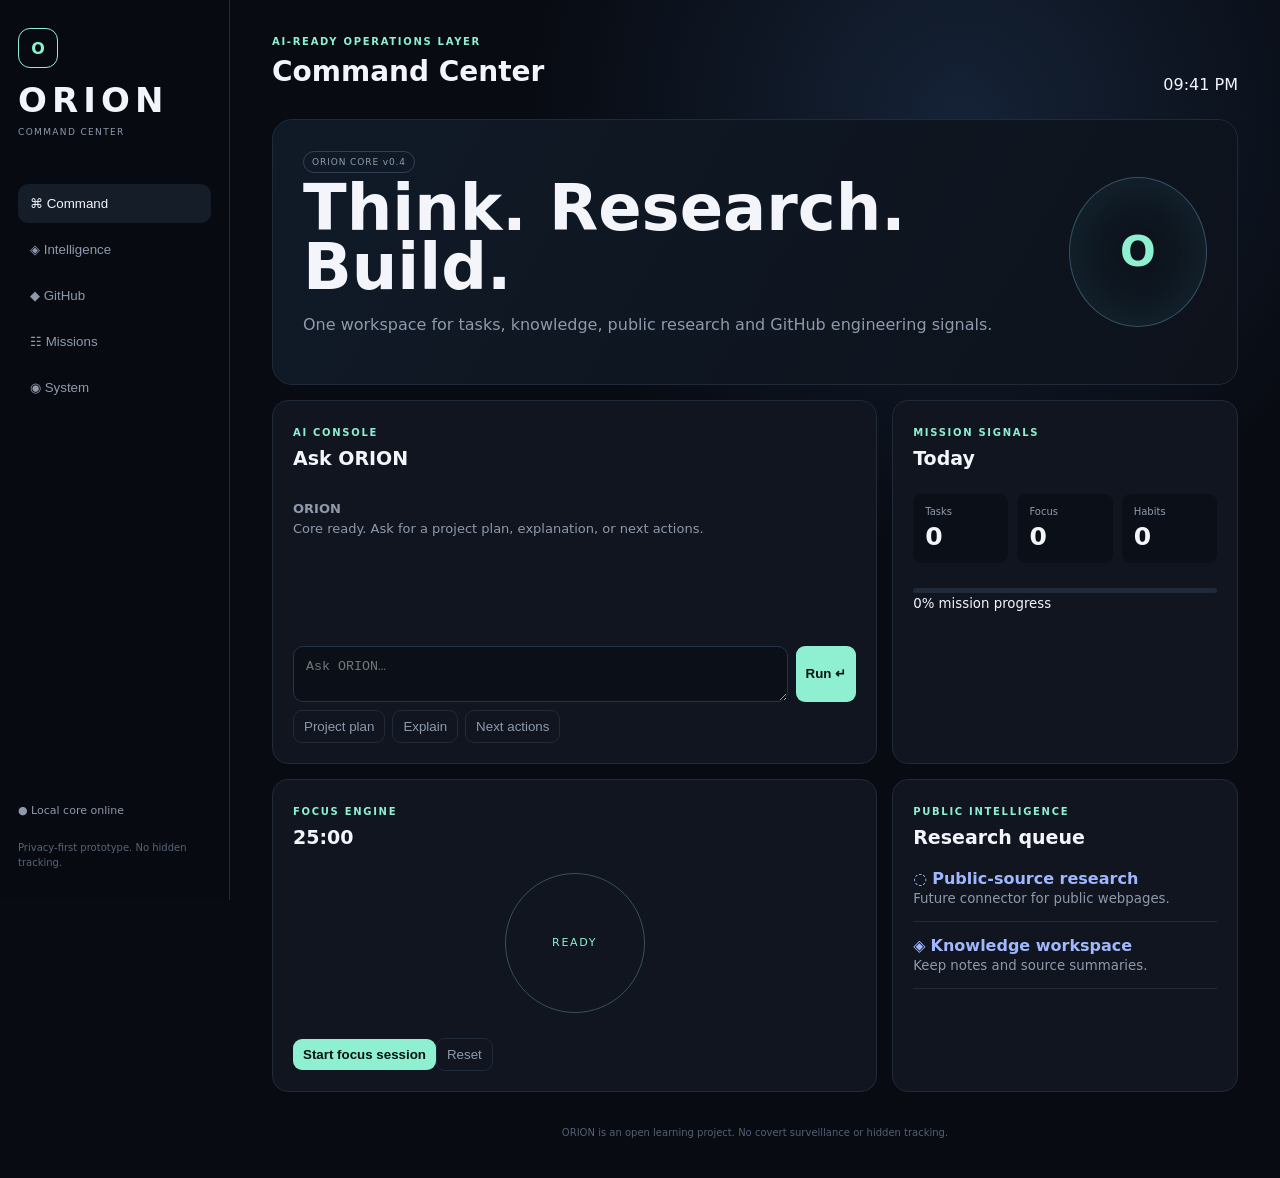
<file: index.html>
<!doctype html><html lang="en"><head><meta charset="utf-8"><meta name="viewport" content="width=device-width,initial-scale=1"><title>ORION | AI Command Center</title><link rel="stylesheet" href="styles.css"></head><body><div class="shell"><aside><div class="logo">O</div><h2>ORION</h2><small>COMMAND CENTER</small><nav><button data-view="command" class="active">⌘ Command</button><button data-view="intel">◈ Intelligence</button><button data-view="github">◆ GitHub</button><button data-view="tasks">☷ Missions</button><button data-view="system">◉ System</button></nav><p class="online">● Local core online</p><p class="note">Privacy-first prototype. No hidden tracking.</p></aside><main><header><div><label>AI-READY OPERATIONS LAYER</label><h1 id="title">Command Center</h1></div><span id="clock">--:--</span></header><section id="command" class="view show"><div class="hero"><div><span class="chip">ORION CORE v0.4</span><h2>Think. Research. Build.</h2><p>One workspace for tasks, knowledge, public research and GitHub engineering signals.</p></div><div class="orb">O</div></div><div class="grid two"><section class="panel"><label>AI CONSOLE</label><h3>Ask ORION</h3><div id="chat" class="chat"><p><b>ORION</b><br>Core ready. Ask for a project plan, explanation, or next actions.</p></div><form id="promptForm"><textarea id="prompt" rows="2" placeholder="Ask ORION…"></textarea><button>Run ↵</button></form><div class="quick"><button type="button" data-prompt="Make a practical project plan.">Project plan</button><button type="button" data-prompt="Explain this for a beginner.">Explain</button><button type="button" data-prompt="Give me three next actions.">Next actions</button></div></section><section class="panel"><label>MISSION SIGNALS</label><h3>Today</h3><div class="stats"><div>Tasks<strong id="done">0</strong></div><div>Focus<strong id="mins">0</strong></div><div>Habits<strong id="habits">0</strong></div></div><div class="bar"><span id="progress"></span></div><small id="progressText">0% mission progress</small></section></div><div class="grid two"><section class="panel"><label>FOCUS ENGINE</label><h3 id="timer">25:00</h3><div class="ring" id="timerLabel">READY</div><button id="start" class="primary">Start focus session</button><button id="reset">Reset</button></section><section class="panel"><label>PUBLIC INTELLIGENCE</label><h3>Research queue</h3><article>◌ <b>Public-source research</b><br><small>Future connector for public webpages.</small></article><article>◈ <b>Knowledge workspace</b><br><small>Keep notes and source summaries.</small></article></section></div></section><section id="intel" class="view"><label>INTELLIGENCE</label><h2>Research without the mystery.</h2><p>ORION separates public information from private data and keeps the source trail visible.</p><div class="grid cards"><div class="panel"><small>01</small><h3>Public research</h3><p>Search public sources through a connector.</p><em>PLANNED</em></div><div class="panel"><small>02</small><h3>Source timeline</h3><p>Record questions, sources and summaries.</p><em>PLANNED</em></div><div class="panel"><small>03</small><h3>Knowledge graph</h3><p>Connect topics and verified public facts.</p><em>PLANNED</em></div><div class="panel"><small>04</small><h3>AI provider adapter</h3><p>Provider-neutral model interface.</p><em>READY</em></div></div></section><section id="github" class="view"><label>GITHUB INTELLIGENCE</label><div class="hero compact"><div><span class="chip">LIVE REPOSITORY SNAPSHOT</span><h2>GitHub Intelligence</h2><p>Turn repository activity into useful engineering signals: health, momentum, commits, issues, releases and next actions.</p><button id="refreshGithub" class="primary">Refresh snapshot</button></div><div class="orb">G</div></div><div class="stats github-stats"><div>Repository<strong id="ghRepo">—</strong></div><div>Stars<strong id="ghStars">—</strong></div><div>Forks<strong id="ghForks">—</strong></div><div>Open issues<strong id="ghIssues">—</strong></div><div>Recent commits<strong id="ghCommits">—</strong></div><div>Health<strong id="ghHealth">—</strong></div></div><div class="grid two"><section class="panel"><label>DEVELOPMENT SIGNALS</label><h3>Recent activity</h3><ul id="ghActivity" class="intel-list"></ul></section><section class="panel"><label>AI REVIEW</label><h3>Repository assessment</h3><p id="ghMomentum">Loading…</p><p><b>Next move:</b> <span id="ghNext">Loading…</span></p><p><b>Release:</b> <span id="ghRelease">Loading…</span></p></section></div><p class="source-note">Snapshot uses data available to the connected GitHub account. No private tracking is performed.</p></section><section id="tasks" class="view"><label>MISSION BOARD</label><h2>Small actions. Real progress.</h2><section class="panel"><form id="taskForm"><input id="taskInput" maxlength="100" placeholder="Add a mission…"><button class="primary">Add mission</button></form><ul id="taskList"></ul><button id="clear">Clear completed</button></section></section><section id="system" class="view"><label>SYSTEM</label><h2>ORION architecture</h2><div class="grid two"><section class="panel"><h3>Core status</h3><p>UI shell — <b>ONLINE</b></p><p>Local storage — <b>ONLINE</b></p><p>AI provider — <em>NOT CONNECTED</em></p><p>GitHub intelligence — <b>SNAPSHOT READY</b></p></section><section class="panel"><h3>Integration slots</h3><p>AI API — adapter-ready</p><p>Web research — adapter-ready</p><p>GitHub — intelligence dashboard</p><p>Notes/files — local-first</p></section></div></section><footer>ORION is an open learning project. No covert surveillance or hidden tracking.</footer></main></div><script src="app.js"></script></body></html>
</file>
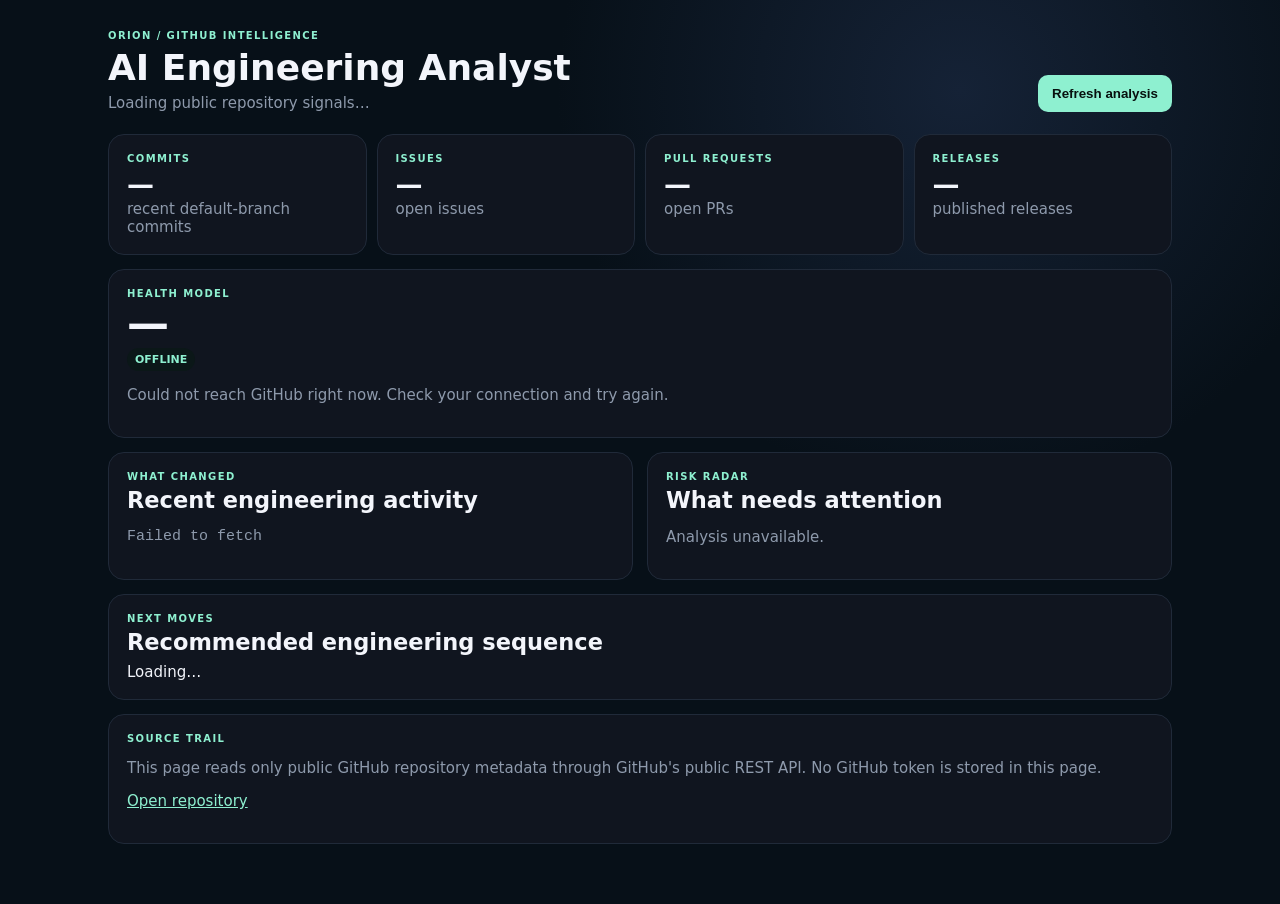
<file: github-analyst.html>
<!doctype html>
<html lang="en">
<head>
<meta charset="utf-8">
<meta name="viewport" content="width=device-width,initial-scale=1">
<title>ORION GitHub AI Analyst</title>
<style>
:root{--bg:#071018;--panel:#10151f;--text:#f3f5fb;--muted:#8e9aac;--line:#202a39;--accent:#8ef0d0;--warn:#ffd166;--danger:#ff7b8a}
*{box-sizing:border-box}body{margin:0;background:radial-gradient(circle at 75% 10%,#152236 0,transparent 32%),var(--bg);color:var(--text);font:15px Inter,system-ui,sans-serif}
main{max-width:1100px;margin:auto;padding:30px 18px 60px}.top{display:flex;justify-content:space-between;gap:20px;align-items:end;margin-bottom:22px}
h1{font-size:36px;margin:6px 0}.muted{color:var(--muted)}button{border:0;border-radius:10px;padding:11px 14px;background:var(--accent);color:#07100e;font-weight:800;cursor:pointer}
.grid{display:grid;grid-template-columns:repeat(4,1fr);gap:10px}.card,.report{background:var(--panel);border:1px solid var(--line);border-radius:16px;padding:18px}.card strong{display:block;font-size:27px;margin-top:5px}.label{font-size:10px;letter-spacing:.14em;color:var(--accent);font-weight:800}
.report{margin-top:14px}.report h2{margin:5px 0 8px}.score{font-size:42px;font-weight:900}.cols{display:grid;grid-template-columns:1fr 1fr;gap:14px}.item{padding:12px 0;border-bottom:1px solid var(--line)}.item:last-child{border-bottom:0}
a{color:var(--accent)}ul{margin:8px 0 0;padding-left:20px}li{margin:7px 0}.status{display:inline-block;padding:5px 8px;border-radius:999px;background:#0b1718;color:var(--accent);font-size:11px;font-weight:800}
pre{white-space:pre-wrap;word-break:break-word;color:var(--muted)}@media(max-width:760px){.grid{grid-template-columns:repeat(2,1fr)}.cols{grid-template-columns:1fr}.top{align-items:start;flex-direction:column}}
</style>
</head>
<body>
<main>
<div class="top"><div><div class="label">ORION / GITHUB INTELLIGENCE</div><h1>AI Engineering Analyst</h1><div id="repoLine" class="muted">Loading public repository signals…</div></div><button id="refresh">Refresh analysis</button></div>
<div class="grid">
<div class="card"><div class="label">COMMITS</div><strong id="commits">—</strong><span class="muted">recent default-branch commits</span></div>
<div class="card"><div class="label">ISSUES</div><strong id="issues">—</strong><span class="muted">open issues</span></div>
<div class="card"><div class="label">PULL REQUESTS</div><strong id="prs">—</strong><span class="muted">open PRs</span></div>
<div class="card"><div class="label">RELEASES</div><strong id="releases">—</strong><span class="muted">published releases</span></div>
</div>
<section class="report"><div class="label">HEALTH MODEL</div><div id="score" class="score">—</div><div id="health" class="status">Analyzing</div><p id="summary" class="muted">ORION is comparing repository activity, delivery signals and maintenance risk.</p></section>
<div class="cols">
<section class="report"><div class="label">WHAT CHANGED</div><h2>Recent engineering activity</h2><div id="changes">Loading…</div></section>
<section class="report"><div class="label">RISK RADAR</div><h2>What needs attention</h2><div id="risks">Loading…</div></section>
</div>
<section class="report"><div class="label">NEXT MOVES</div><h2>Recommended engineering sequence</h2><div id="next">Loading…</div></section>
<section class="report"><div class="label">SOURCE TRAIL</div><p class="muted">This page reads only public GitHub repository metadata through GitHub's public REST API. No GitHub token is stored in this page.</p><p><a id="repoLink" href="#" target="_blank" rel="noreferrer">Open repository</a></p></section>
</main>
<script>
const OWNER="Satyajit-432", REPO="life-os-student-dashboard";
const API=`https://api.github.com/repos/${OWNER}/${REPO}`;
const $=id=>document.getElementById(id);
async function get(path){const r=await fetch(API+path,{headers:{"Accept":"application/vnd.github+json"}});if(!r.ok)throw new Error(`GitHub API ${r.status}`);return r.json();}
function esc(s){return String(s??"").replace(/[&<>"]/g,c=>({"&":"&amp;","<":"&lt;",">":"&gt;",'"':"&quot;"}[c]));}
function scoreRepo(repo,commits,issues,prs,releases){let score=55;if(commits>=10)score+=20;else if(commits>=5)score+=12;else if(commits>=2)score+=5;if(issues===0)score+=5;else score-=Math.min(15,issues*3);if(prs>0)score+=8;if(releases>0)score+=7;if(repo.archived)score=10;return Math.max(0,Math.min(100,score));}
function render(d){const{repo,commits,issues,prs,releases}=d;$('repoLine').innerHTML=`${esc(repo.full_name)} · default branch <b>${esc(repo.default_branch)}</b> · <a href="${esc(repo.html_url)}" target="_blank" rel="noreferrer">GitHub</a>`;$('repoLink').href=repo.html_url;$('commits').textContent=commits.length;$('issues').textContent=issues.length;$('prs').textContent=prs.length;$('releases').textContent=releases.length;const score=scoreRepo(repo,commits.length,issues.length,prs.length,releases.length);$('score').textContent=score+"/100";$('health').textContent=score>=80?"HEALTHY":score>=60?"BUILDING":"NEEDS ATTENTION";$('summary').textContent=commits.length>=5?"The repository has clear recent build momentum. The next value is reliability: tests, CI, issue tracking and a release path.":"The repository needs more engineering evidence before it can be called production-ready.";$('changes').innerHTML=commits.slice(0,6).map((c,i)=>`<div class="item"><b>${i+1}. ${esc(c.commit.message.split("\n")[0])}</b><br><span class="muted">${new Date(c.commit.author.date).toLocaleString()}</span></div>`).join("")||"<p class='muted'>No recent commits returned.</p>";const risk=[];if(!releases.length)risk.push("No published release yet. Create a first tagged release after the core flow is tested.");if(!prs.length)risk.push("No pull requests yet. Use a feature branch + PR for the next meaningful change to demonstrate review workflow.");if(!issues.length)risk.push("No tracked issues. Add a few real roadmap/bug issues instead of keeping all planning in code.");if(commits.length<5)risk.push("Recent activity is light; keep shipping small, meaningful improvements.");$('risks').innerHTML=(risk.length?risk:["No major signals detected in the current public snapshot."]).map(x=>`<div class="item">${esc(x)}</div>`).join("");const next=["Add automated tests and a GitHub Actions check so every change gets a repeatable verification step.","Create a feature branch for the next upgrade and open a pull request with a clear engineering summary.","Ship v0.1.0 when the dashboard flow is stable, then use release notes to document what changed.","Connect an AI provider server-side later if you want natural-language code/repository reviews; never place a private API key in browser JavaScript."];$('next').innerHTML=next.map((x,i)=>`<div class="item"><b>${i+1}.</b> ${esc(x)}</div>`).join("");}
async function load(){$('refresh').disabled=true;$('refresh').textContent="Analyzing…";try{const[repo,commits,issues,prs,releases]=await Promise.all([get(""),get("/commits?per_page=10"),get("/issues?state=open&per_page=30"),get("/pulls?state=open&per_page=30"),get("/releases?per_page=30")]);render({repo,commits,issues:issues.filter(x=>!x.pull_request),prs,releases});}catch(e){$('summary').textContent="Could not reach GitHub right now. Check your connection and try again.";$('health').textContent="OFFLINE";$('changes').innerHTML=`<pre>${esc(e.message)}</pre>`;$('risks').innerHTML="<p class='muted'>Analysis unavailable.</p>";}finally{$('refresh').disabled=false;$('refresh').textContent="Refresh analysis";}}
$('refresh').onclick=load;load();
</script>
</body>
</html>
</file>
<file: styles.css>
*{box-sizing:border-box}:root{--bg:#080b12;--panel:#10151f;--text:#f3f5fb;--muted:#8e9aac;--line:#202a39;--accent:#8ef0d0;--accent2:#9eb7ff}body{margin:0;background:radial-gradient(circle at 75% 10%,#152236,transparent 30%),var(--bg);color:var(--text);font-family:Inter,system-ui,sans-serif;min-height:100vh}.shell{min-height:100vh}aside{position:fixed;left:0;top:0;bottom:0;width:230px;padding:28px 18px;border-right:1px solid var(--line);background:#070a10}.logo{width:40px;height:40px;border:1px solid var(--accent);border-radius:12px;display:grid;place-items:center;color:var(--accent);font-weight:900}aside h2{margin:12px 0 0;letter-spacing:.15em}aside small{color:var(--muted);font-size:9px;letter-spacing:.15em}nav{display:grid;gap:7px;margin-top:45px}nav button{border:0;background:transparent;color:var(--muted);text-align:left;padding:12px;border-radius:10px;cursor:pointer}nav button:hover,nav button.active{background:#151d29;color:var(--text)}.online{position:absolute;bottom:70px;color:var(--muted);font-size:11px}.note{position:absolute;bottom:20px;color:#586477;font-size:10px;line-height:1.5}main{max-width:1250px;margin-left:230px;padding:30px 42px}header{display:flex;justify-content:space-between;align-items:end;margin-bottom:25px}label{font-size:10px;letter-spacing:.17em;color:var(--accent);font-weight:800}h1{font-size:28px;margin:6px 0}h2{font-size:34px;margin:10px 0}h3{font-size:19px;margin:7px 0}p{color:var(--muted);line-height:1.55}.view{display:none}.view.show{display:block}.hero{min-height:230px;padding:30px;border:1px solid var(--line);border-radius:20px;background:linear-gradient(120deg,#101a27,#0d121b);display:flex;align-items:center;justify-content:space-between}.hero.compact{min-height:200px}.hero h2{font-size:clamp(38px,5vw,64px);line-height:.92}.chip,.panel em{border:1px solid #314054;border-radius:999px;padding:5px 8px;color:var(--muted);font-size:9px;letter-spacing:.1em}.orb{width:150px;height:150px;border:1px solid #365064;border-radius:50%;display:grid;place-items:center;color:var(--accent);font-size:42px;font-weight:900;box-shadow:0 0 55px #152a35 inset}.grid{display:grid;gap:15px;margin-top:15px}.two{grid-template-columns:1.4fr .8fr}.cards{grid-template-columns:repeat(4,1fr)}.panel{border:1px solid var(--line);border-radius:16px;background:#10151f;padding:20px}.stats{display:grid;grid-template-columns:repeat(3,1fr);gap:9px;margin:25px 0}.stats div{background:#0b1018;padding:12px;border-radius:9px;color:var(--muted);font-size:10px}.stats strong{display:block;color:var(--text);font-size:25px;margin-top:5px}.bar{height:5px;background:#202a39;border-radius:9px;overflow:hidden}.bar span{display:block;height:100%;width:0;background:var(--accent)}textarea,input{width:100%;background:#0b1018;color:var(--text);border:1px solid #273346;border-radius:10px;padding:12px;outline:0}form{display:flex;gap:8px}form textarea{flex:1}.quick{display:flex;gap:7px;margin-top:8px;flex-wrap:wrap}.quick button,button{border:1px solid var(--line);background:transparent;color:var(--muted);border-radius:9px;padding:8px 10px;cursor:pointer}.primary,form button{background:var(--accent);border:0;color:#07100e;font-weight:800}.chat{height:170px;overflow:auto;padding:10px 0}.chat p{font-size:13px}.ring{width:140px;height:140px;border:1px solid #36525c;border-radius:50%;display:grid;place-items:center;margin:25px auto;color:var(--accent);font-size:11px;letter-spacing:.15em}.intel-list{list-style:none;padding:0;display:grid;gap:8px}.intel-list li{display:flex;gap:10px;align-items:center;padding:10px;background:#0b1018;border:1px solid var(--line);border-radius:9px}.intel-list b{color:var(--accent);font-size:10px}.github-stats{grid-template-columns:repeat(6,1fr)}article{padding:14px 0;border-bottom:1px solid var(--line);color:var(--accent2)}article small{color:var(--muted)}ul{list-style:none;padding:0;display:grid;gap:8px}li{padding:12px;background:#0b1018;border:1px solid var(--line);border-radius:9px;display:flex;gap:10px;align-items:center}li input{width:auto}li span{flex:1}li.done span{text-decoration:line-through;color:#667287}footer{text-align:center;color:#536074;font-size:10px;padding:35px 0 10px}.source-note{font-size:10px;color:#586477;margin-top:16px}@media(max-width:800px){aside{position:static;width:auto;border-right:0;border-bottom:1px solid var(--line);padding:16px}nav{display:flex;overflow:auto;margin-top:15px}.online,.note{display:none}main{margin-left:0;padding:20px 14px}.hero{min-height:260px}.orb{display:none}.two,.cards,.github-stats{grid-template-columns:1fr}.stats{grid-template-columns:repeat(2,1fr)}form{flex-direction:column}}
</file>
